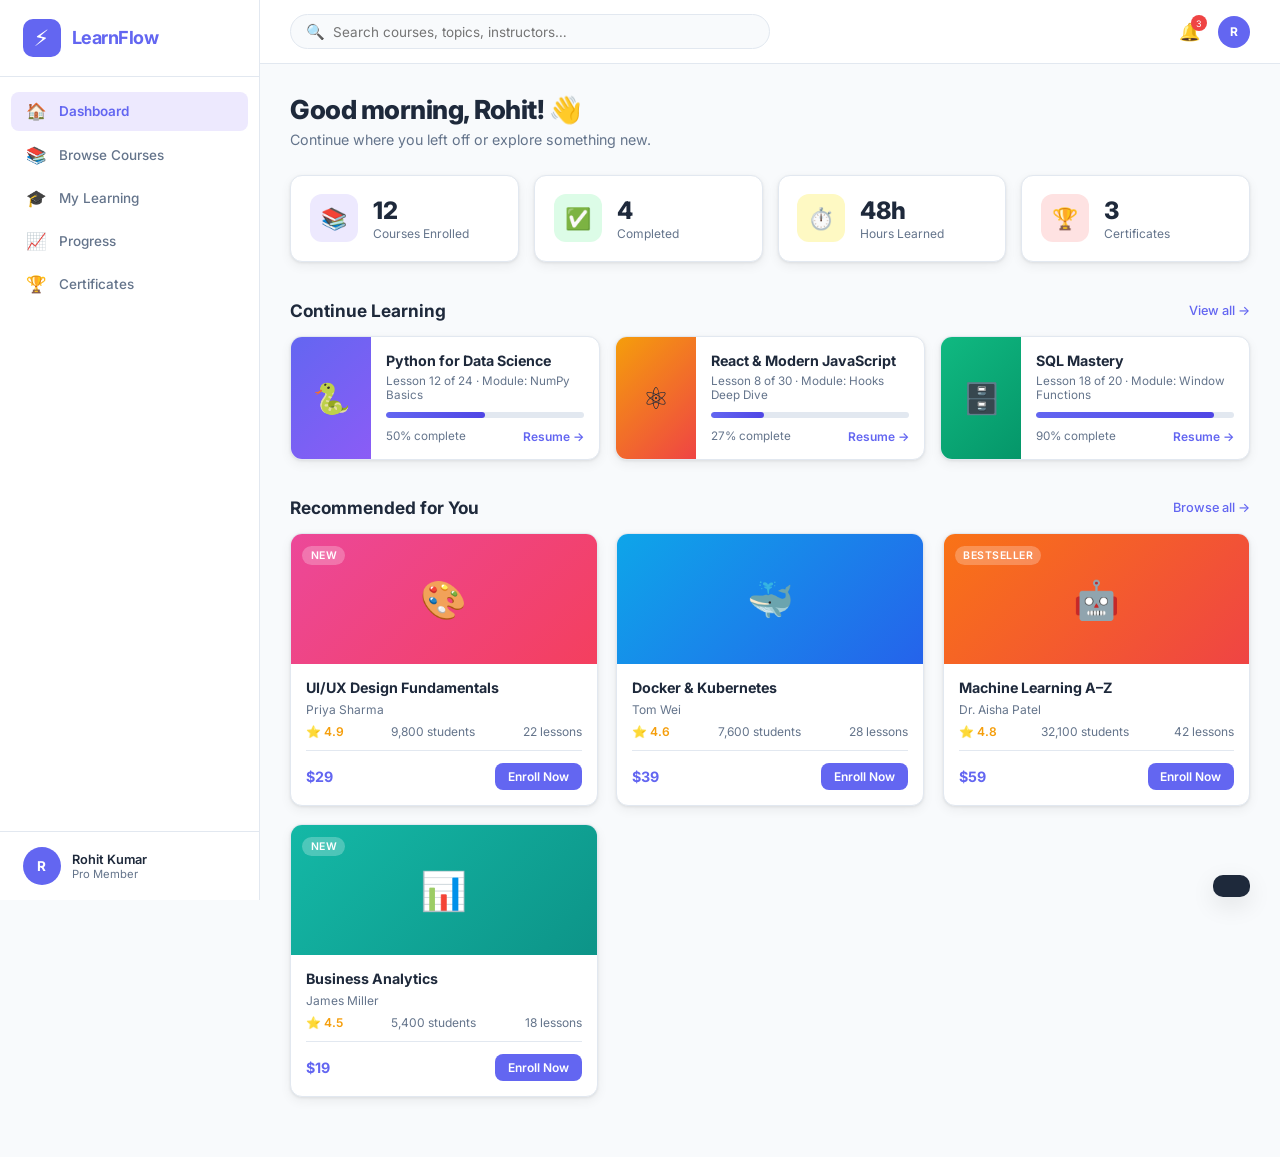
<file: learning-platform/index.html>
<!DOCTYPE html>
<html lang="en">
<head>
  <meta charset="UTF-8" />
  <meta name="viewport" content="width=device-width, initial-scale=1.0" />
  <title>LearnFlow — Interactive Learning Platform</title>
  <link rel="stylesheet" href="css/styles.css" />
  <link rel="preconnect" href="https://fonts.googleapis.com" />
  <link rel="preconnect" href="https://fonts.gstatic.com" crossorigin />
  <link href="https://fonts.googleapis.com/css2?family=Inter:wght@300;400;500;600;700;800&display=swap" rel="stylesheet" />
</head>
<body>

  <!-- ===== SIDEBAR ===== -->
  <aside class="sidebar" id="sidebar">
    <div class="sidebar-brand">
      <span class="brand-icon">⚡</span>
      <span class="brand-name">LearnFlow</span>
    </div>

    <nav class="sidebar-nav">
      <a href="#" class="nav-item active" data-view="dashboard">
        <span class="nav-icon">🏠</span>
        <span>Dashboard</span>
      </a>
      <a href="#" class="nav-item" data-view="courses">
        <span class="nav-icon">📚</span>
        <span>Browse Courses</span>
      </a>
      <a href="#" class="nav-item" data-view="my-learning">
        <span class="nav-icon">🎓</span>
        <span>My Learning</span>
      </a>
      <a href="#" class="nav-item" data-view="progress">
        <span class="nav-icon">📈</span>
        <span>Progress</span>
      </a>
      <a href="#" class="nav-item" data-view="certificates">
        <span class="nav-icon">🏆</span>
        <span>Certificates</span>
      </a>
    </nav>

    <div class="sidebar-footer">
      <div class="user-avatar">R</div>
      <div class="user-info">
        <span class="user-name">Rohit Kumar</span>
        <span class="user-plan">Pro Member</span>
      </div>
    </div>
  </aside>

  <!-- ===== MAIN CONTENT ===== -->
  <main class="main-content" id="main-content">

    <!-- TOP BAR -->
    <header class="topbar">
      <button class="menu-toggle" id="menu-toggle" aria-label="Toggle sidebar">☰</button>
      <div class="search-bar">
        <span class="search-icon">🔍</span>
        <input type="text" id="search-input" placeholder="Search courses, topics, instructors…" />
      </div>
      <div class="topbar-actions">
        <button class="btn-icon" title="Notifications">
          🔔
          <span class="badge">3</span>
        </button>
        <div class="user-avatar small">R</div>
      </div>
    </header>

    <!-- ===== VIEW: DASHBOARD ===== -->
    <section class="view active" id="view-dashboard">
      <div class="page-header">
        <h1>Good morning, Rohit! 👋</h1>
        <p class="subtitle">Continue where you left off or explore something new.</p>
      </div>

      <!-- Stats Row -->
      <div class="stats-grid">
        <div class="stat-card">
          <div class="stat-icon" style="background: #ede9fe;">📚</div>
          <div class="stat-info">
            <span class="stat-value">12</span>
            <span class="stat-label">Courses Enrolled</span>
          </div>
        </div>
        <div class="stat-card">
          <div class="stat-icon" style="background: #dcfce7;">✅</div>
          <div class="stat-info">
            <span class="stat-value">4</span>
            <span class="stat-label">Completed</span>
          </div>
        </div>
        <div class="stat-card">
          <div class="stat-icon" style="background: #fef9c3;">⏱️</div>
          <div class="stat-info">
            <span class="stat-value">48h</span>
            <span class="stat-label">Hours Learned</span>
          </div>
        </div>
        <div class="stat-card">
          <div class="stat-icon" style="background: #fee2e2;">🏆</div>
          <div class="stat-info">
            <span class="stat-value">3</span>
            <span class="stat-label">Certificates</span>
          </div>
        </div>
      </div>

      <!-- Continue Learning -->
      <div class="section-header">
        <h2>Continue Learning</h2>
        <a href="#" class="link-all" data-view="my-learning">View all →</a>
      </div>
      <div class="continue-grid">
        <div class="continue-card" data-course="1">
          <div class="course-thumb" style="background: linear-gradient(135deg,#6366f1,#8b5cf6);">
            <span>🐍</span>
          </div>
          <div class="continue-info">
            <h3>Python for Data Science</h3>
            <p>Lesson 12 of 24 · Module: NumPy Basics</p>
            <div class="progress-bar">
              <div class="progress-fill" style="width:50%"></div>
            </div>
            <div class="progress-meta">
              <span>50% complete</span>
              <button class="btn-resume" data-course="1">Resume →</button>
            </div>
          </div>
        </div>

        <div class="continue-card" data-course="2">
          <div class="course-thumb" style="background: linear-gradient(135deg,#f59e0b,#ef4444);">
            <span>⚛️</span>
          </div>
          <div class="continue-info">
            <h3>React & Modern JavaScript</h3>
            <p>Lesson 8 of 30 · Module: Hooks Deep Dive</p>
            <div class="progress-bar">
              <div class="progress-fill" style="width:27%"></div>
            </div>
            <div class="progress-meta">
              <span>27% complete</span>
              <button class="btn-resume" data-course="2">Resume →</button>
            </div>
          </div>
        </div>

        <div class="continue-card" data-course="3">
          <div class="course-thumb" style="background: linear-gradient(135deg,#10b981,#059669);">
            <span>🗄️</span>
          </div>
          <div class="continue-info">
            <h3>SQL Mastery</h3>
            <p>Lesson 18 of 20 · Module: Window Functions</p>
            <div class="progress-bar">
              <div class="progress-fill" style="width:90%"></div>
            </div>
            <div class="progress-meta">
              <span>90% complete</span>
              <button class="btn-resume" data-course="3">Resume →</button>
            </div>
          </div>
        </div>
      </div>

      <!-- Recommended -->
      <div class="section-header">
        <h2>Recommended for You</h2>
        <a href="#" class="link-all" data-view="courses">Browse all →</a>
      </div>
      <div class="course-grid" id="recommended-grid"></div>
    </section>

    <!-- ===== VIEW: BROWSE COURSES ===== -->
    <section class="view" id="view-courses">
      <div class="page-header">
        <h1>Browse Courses</h1>
        <p class="subtitle">Explore <span id="course-count">0</span> courses across all categories.</p>
      </div>

      <!-- Filters -->
      <div class="filters-bar">
        <div class="filter-chips" id="category-filters">
          <button class="chip active" data-category="all">All</button>
          <button class="chip" data-category="programming">Programming</button>
          <button class="chip" data-category="data-science">Data Science</button>
          <button class="chip" data-category="design">Design</button>
          <button class="chip" data-category="business">Business</button>
          <button class="chip" data-category="devops">DevOps</button>
        </div>
        <select class="sort-select" id="sort-select">
          <option value="popular">Most Popular</option>
          <option value="newest">Newest</option>
          <option value="rating">Highest Rated</option>
        </select>
      </div>

      <div class="course-grid" id="browse-grid"></div>
    </section>

    <!-- ===== VIEW: MY LEARNING ===== -->
    <section class="view" id="view-my-learning">
      <div class="page-header">
        <h1>My Learning</h1>
        <p class="subtitle">Your enrolled courses and progress at a glance.</p>
      </div>
      <div class="tabs">
        <button class="tab active" data-tab="in-progress">In Progress</button>
        <button class="tab" data-tab="completed">Completed</button>
        <button class="tab" data-tab="bookmarked">Bookmarked</button>
      </div>
      <div class="my-course-list" id="my-course-list"></div>
    </section>

    <!-- ===== VIEW: LESSON PLAYER ===== -->
    <section class="view" id="view-lesson">
      <button class="btn-back" id="btn-back">← Back</button>
      <div class="lesson-layout">
        <!-- Video / Content area -->
        <div class="lesson-main">
          <div class="video-player" id="video-player">
            <div class="video-placeholder">
              <span class="play-icon">▶</span>
              <p id="lesson-title-display">Lesson Title</p>
            </div>
            <div class="video-controls">
              <button class="vc-btn" id="vc-play">▶ Play</button>
              <div class="vc-progress">
                <div class="vc-bar">
                  <div class="vc-fill" id="vc-fill" style="width:0%"></div>
                </div>
              </div>
              <span class="vc-time" id="vc-time">0:00 / 12:30</span>
              <button class="vc-btn" id="vc-fullscreen">⛶</button>
            </div>
          </div>

          <div class="lesson-meta">
            <h2 id="lesson-heading">Lesson Name</h2>
            <p id="lesson-desc">Lesson description will appear here.</p>
          </div>

          <div class="lesson-tabs">
            <button class="tab active" data-lesson-tab="overview">Overview</button>
            <button class="tab" data-lesson-tab="resources">Resources</button>
            <button class="tab" data-lesson-tab="notes">My Notes</button>
            <button class="tab" data-lesson-tab="qa">Q&A</button>
          </div>
          <div class="lesson-tab-content" id="lesson-tab-content">
            <p>This lesson covers the fundamentals of the topic. Watch the video and complete the exercises below.</p>
          </div>

          <div class="lesson-nav-btns">
            <button class="btn-secondary" id="btn-prev-lesson">← Previous</button>
            <button class="btn-primary" id="btn-next-lesson">Next Lesson →</button>
          </div>
        </div>

        <!-- Sidebar: Course curriculum -->
        <aside class="lesson-sidebar">
          <h3 id="course-title-sidebar">Course Title</h3>
          <div class="curriculum" id="curriculum-list"></div>
        </aside>
      </div>
    </section>

    <!-- ===== VIEW: PROGRESS ===== -->
    <section class="view" id="view-progress">
      <div class="page-header">
        <h1>Learning Progress</h1>
        <p class="subtitle">Track your achievements and learning streaks.</p>
      </div>

      <div class="progress-overview">
        <div class="streak-card">
          <div class="streak-number">7</div>
          <div class="streak-label">🔥 Day Streak</div>
        </div>
        <div class="streak-card">
          <div class="streak-number">1,240</div>
          <div class="streak-label">⭐ XP Points</div>
        </div>
        <div class="streak-card">
          <div class="streak-number">48</div>
          <div class="streak-label">📖 Lessons Done</div>
        </div>
        <div class="streak-card">
          <div class="streak-number">33%</div>
          <div class="streak-label">🎯 Avg. Completion</div>
        </div>
      </div>

      <h2 style="margin:2rem 0 1rem;">Weekly Activity</h2>
      <div class="activity-chart">
        <div class="bar-group">
          <div class="bar" style="height:40%"><span>Mon</span></div>
          <div class="bar" style="height:70%"><span>Tue</span></div>
          <div class="bar" style="height:55%"><span>Wed</span></div>
          <div class="bar" style="height:90%"><span>Thu</span></div>
          <div class="bar" style="height:30%"><span>Fri</span></div>
          <div class="bar active-bar" style="height:75%"><span>Sat</span></div>
          <div class="bar" style="height:20%"><span>Sun</span></div>
        </div>
      </div>

      <h2 style="margin:2rem 0 1rem;">Course Progress</h2>
      <div class="progress-course-list" id="progress-course-list"></div>
    </section>

    <!-- ===== VIEW: CERTIFICATES ===== -->
    <section class="view" id="view-certificates">
      <div class="page-header">
        <h1>My Certificates</h1>
        <p class="subtitle">Showcase your achievements.</p>
      </div>
      <div class="cert-grid" id="cert-grid"></div>
    </section>

  </main>

  <!-- ===== TOAST NOTIFICATION ===== -->
  <div class="toast" id="toast"></div>

  <script src="js/app.js"></script>
</body>
</html>
</file>
<file: learning-platform/css/styles.css>
/* =========================================================
   LearnFlow — Interactive Learning Platform
   styles.css
   ========================================================= */

/* ---- Reset & Base ---- */
*, *::before, *::after { box-sizing: border-box; margin: 0; padding: 0; }

:root {
  --primary:       #6366f1;
  --primary-dark:  #4f46e5;
  --primary-light: #ede9fe;
  --accent:        #f59e0b;
  --success:       #10b981;
  --danger:        #ef4444;
  --bg:            #f8fafc;
  --surface:       #ffffff;
  --border:        #e2e8f0;
  --text:          #1e293b;
  --text-muted:    #64748b;
  --sidebar-w:     260px;
  --topbar-h:      64px;
  --radius:        12px;
  --shadow:        0 1px 3px rgba(0,0,0,.08), 0 4px 12px rgba(0,0,0,.06);
  --shadow-lg:     0 8px 24px rgba(0,0,0,.10);
  --transition:    .2s ease;
}

html { font-size: 15px; }
body {
  font-family: 'Inter', system-ui, sans-serif;
  background: var(--bg);
  color: var(--text);
  display: flex;
  min-height: 100vh;
  overflow-x: hidden;
}

a { text-decoration: none; color: inherit; }
button { cursor: pointer; border: none; background: none; font-family: inherit; }
input, select { font-family: inherit; }
img { max-width: 100%; }

/* ---- Scrollbar ---- */
::-webkit-scrollbar { width: 6px; }
::-webkit-scrollbar-track { background: transparent; }
::-webkit-scrollbar-thumb { background: var(--border); border-radius: 99px; }

/* =========================================================
   SIDEBAR
   ========================================================= */
.sidebar {
  position: fixed;
  top: 0; left: 0;
  width: var(--sidebar-w);
  height: 100vh;
  background: var(--surface);
  border-right: 1px solid var(--border);
  display: flex;
  flex-direction: column;
  z-index: 100;
  transition: transform var(--transition);
}

.sidebar-brand {
  display: flex;
  align-items: center;
  gap: .75rem;
  padding: 1.25rem 1.5rem;
  border-bottom: 1px solid var(--border);
}
.brand-icon {
  font-size: 1.5rem;
  background: var(--primary);
  color: #fff;
  width: 38px; height: 38px;
  border-radius: 10px;
  display: grid; place-items: center;
}
.brand-name {
  font-size: 1.2rem;
  font-weight: 700;
  color: var(--primary);
  letter-spacing: -.5px;
}

.sidebar-nav {
  flex: 1;
  padding: 1rem .75rem;
  display: flex;
  flex-direction: column;
  gap: .25rem;
  overflow-y: auto;
}

.nav-item {
  display: flex;
  align-items: center;
  gap: .75rem;
  padding: .65rem 1rem;
  border-radius: 8px;
  font-size: .9rem;
  font-weight: 500;
  color: var(--text-muted);
  transition: background var(--transition), color var(--transition);
}
.nav-item:hover { background: var(--bg); color: var(--text); }
.nav-item.active  { background: var(--primary-light); color: var(--primary); font-weight: 600; }
.nav-icon { font-size: 1.1rem; }

.sidebar-footer {
  display: flex;
  align-items: center;
  gap: .75rem;
  padding: 1rem 1.5rem;
  border-top: 1px solid var(--border);
}
.user-avatar {
  width: 38px; height: 38px;
  border-radius: 50%;
  background: var(--primary);
  color: #fff;
  font-weight: 700;
  display: grid; place-items: center;
  font-size: .9rem;
  flex-shrink: 0;
}
.user-avatar.small { width: 32px; height: 32px; font-size: .8rem; }
.user-info { display: flex; flex-direction: column; }
.user-name  { font-size: .85rem; font-weight: 600; }
.user-plan  { font-size: .75rem; color: var(--text-muted); }

/* =========================================================
   MAIN CONTENT
   ========================================================= */
.main-content {
  margin-left: var(--sidebar-w);
  flex: 1;
  min-height: 100vh;
  display: flex;
  flex-direction: column;
  transition: margin var(--transition);
}

/* =========================================================
   TOPBAR
   ========================================================= */
.topbar {
  position: sticky; top: 0;
  height: var(--topbar-h);
  background: var(--surface);
  border-bottom: 1px solid var(--border);
  display: flex;
  align-items: center;
  gap: 1rem;
  padding: 0 2rem;
  z-index: 90;
}

.menu-toggle {
  font-size: 1.25rem;
  display: none;
  padding: .4rem;
  border-radius: 6px;
  color: var(--text-muted);
}
.menu-toggle:hover { background: var(--bg); }

.search-bar {
  flex: 1;
  max-width: 480px;
  display: flex;
  align-items: center;
  gap: .5rem;
  background: var(--bg);
  border: 1px solid var(--border);
  border-radius: 99px;
  padding: .45rem 1rem;
}
.search-icon { color: var(--text-muted); }
.search-bar input {
  background: none;
  border: none;
  outline: none;
  width: 100%;
  font-size: .9rem;
  color: var(--text);
}

.topbar-actions {
  display: flex;
  align-items: center;
  gap: .75rem;
  margin-left: auto;
}

.btn-icon {
  position: relative;
  font-size: 1.15rem;
  padding: .4rem;
  border-radius: 8px;
  color: var(--text-muted);
  transition: background var(--transition);
}
.btn-icon:hover { background: var(--bg); }
.badge {
  position: absolute;
  top: 0; right: 0;
  width: 16px; height: 16px;
  background: var(--danger);
  color: #fff;
  font-size: .6rem;
  border-radius: 99px;
  display: grid; place-items: center;
}

/* =========================================================
   VIEWS
   ========================================================= */
.view {
  display: none;
  padding: 2rem;
  animation: fadeIn .25s ease;
}
.view.active { display: block; }

@keyframes fadeIn {
  from { opacity: 0; transform: translateY(6px); }
  to   { opacity: 1; transform: translateY(0); }
}

.page-header { margin-bottom: 1.75rem; }
.page-header h1 { font-size: 1.75rem; font-weight: 800; letter-spacing: -.5px; }
.subtitle { color: var(--text-muted); margin-top: .35rem; font-size: .95rem; }

/* =========================================================
   STATS GRID
   ========================================================= */
.stats-grid {
  display: grid;
  grid-template-columns: repeat(auto-fit, minmax(180px, 1fr));
  gap: 1rem;
  margin-bottom: 2.5rem;
}

.stat-card {
  background: var(--surface);
  border: 1px solid var(--border);
  border-radius: var(--radius);
  padding: 1.25rem;
  display: flex;
  align-items: center;
  gap: 1rem;
  box-shadow: var(--shadow);
  transition: box-shadow var(--transition), transform var(--transition);
}
.stat-card:hover { box-shadow: var(--shadow-lg); transform: translateY(-2px); }

.stat-icon {
  width: 48px; height: 48px;
  border-radius: 12px;
  display: grid; place-items: center;
  font-size: 1.4rem;
}
.stat-value { font-size: 1.6rem; font-weight: 800; display: block; }
.stat-label { font-size: .8rem; color: var(--text-muted); display: block; margin-top: .1rem; }

/* =========================================================
   SECTION HEADERS
   ========================================================= */
.section-header {
  display: flex;
  justify-content: space-between;
  align-items: center;
  margin-bottom: 1rem;
}
.section-header h2 { font-size: 1.15rem; font-weight: 700; }
.link-all { font-size: .85rem; color: var(--primary); font-weight: 500; }
.link-all:hover { text-decoration: underline; }

/* =========================================================
   CONTINUE LEARNING CARDS
   ========================================================= */
.continue-grid {
  display: grid;
  grid-template-columns: repeat(auto-fill, minmax(300px, 1fr));
  gap: 1rem;
  margin-bottom: 2.5rem;
}

.continue-card {
  background: var(--surface);
  border: 1px solid var(--border);
  border-radius: var(--radius);
  overflow: hidden;
  display: flex;
  box-shadow: var(--shadow);
  transition: box-shadow var(--transition), transform var(--transition);
  cursor: pointer;
}
.continue-card:hover { box-shadow: var(--shadow-lg); transform: translateY(-2px); }

.course-thumb {
  width: 80px;
  flex-shrink: 0;
  display: grid;
  place-items: center;
  font-size: 2rem;
}

.continue-info {
  padding: 1rem;
  flex: 1;
  display: flex;
  flex-direction: column;
  gap: .35rem;
}
.continue-info h3 { font-size: .95rem; font-weight: 700; }
.continue-info p  { font-size: .78rem; color: var(--text-muted); }

.progress-bar {
  height: 6px;
  background: var(--border);
  border-radius: 99px;
  overflow: hidden;
  margin: .35rem 0;
}
.progress-fill {
  height: 100%;
  background: linear-gradient(90deg, var(--primary), var(--primary-dark));
  border-radius: 99px;
  transition: width .8s ease;
}

.progress-meta {
  display: flex;
  justify-content: space-between;
  align-items: center;
  font-size: .78rem;
  color: var(--text-muted);
}

.btn-resume {
  color: var(--primary);
  font-size: .8rem;
  font-weight: 600;
  transition: opacity var(--transition);
}
.btn-resume:hover { opacity: .75; }

/* =========================================================
   COURSE GRID (Browse / Recommended)
   ========================================================= */
.course-grid {
  display: grid;
  grid-template-columns: repeat(auto-fill, minmax(250px, 1fr));
  gap: 1.25rem;
  margin-bottom: 2rem;
}

.course-card {
  background: var(--surface);
  border: 1px solid var(--border);
  border-radius: var(--radius);
  overflow: hidden;
  box-shadow: var(--shadow);
  transition: box-shadow var(--transition), transform var(--transition);
  cursor: pointer;
}
.course-card:hover { box-shadow: var(--shadow-lg); transform: translateY(-3px); }

.course-card-thumb {
  height: 130px;
  display: grid;
  place-items: center;
  font-size: 2.5rem;
  position: relative;
}
.course-card-badge {
  position: absolute;
  top: .75rem; left: .75rem;
  background: rgba(255,255,255,.25);
  backdrop-filter: blur(4px);
  color: #fff;
  font-size: .7rem;
  font-weight: 600;
  padding: .2rem .55rem;
  border-radius: 99px;
  text-transform: uppercase;
  letter-spacing: .5px;
}

.course-card-body { padding: 1rem; }
.course-card-title { font-size: .95rem; font-weight: 700; margin-bottom: .35rem; }
.course-card-instructor { font-size: .8rem; color: var(--text-muted); margin-bottom: .5rem; }

.course-card-meta {
  display: flex;
  justify-content: space-between;
  align-items: center;
  font-size: .8rem;
  color: var(--text-muted);
  margin-bottom: .75rem;
}
.rating { color: var(--accent); font-weight: 600; }

.course-card-footer {
  display: flex;
  justify-content: space-between;
  align-items: center;
  border-top: 1px solid var(--border);
  padding-top: .75rem;
}
.course-price { font-weight: 700; color: var(--primary); font-size: .95rem; }
.btn-enroll {
  background: var(--primary);
  color: #fff;
  border-radius: 8px;
  padding: .4rem .85rem;
  font-size: .8rem;
  font-weight: 600;
  transition: background var(--transition);
}
.btn-enroll:hover { background: var(--primary-dark); }
.btn-enroll.enrolled {
  background: var(--success);
}
.btn-enroll.enrolled:hover { background: #059669; }

/* =========================================================
   FILTERS BAR
   ========================================================= */
.filters-bar {
  display: flex;
  align-items: center;
  justify-content: space-between;
  gap: 1rem;
  margin-bottom: 1.5rem;
  flex-wrap: wrap;
}

.filter-chips {
  display: flex;
  gap: .5rem;
  flex-wrap: wrap;
}

.chip {
  padding: .4rem 1rem;
  border-radius: 99px;
  border: 1px solid var(--border);
  font-size: .82rem;
  font-weight: 500;
  color: var(--text-muted);
  background: var(--surface);
  transition: all var(--transition);
}
.chip:hover { border-color: var(--primary); color: var(--primary); }
.chip.active { background: var(--primary); border-color: var(--primary); color: #fff; }

.sort-select {
  border: 1px solid var(--border);
  border-radius: 8px;
  padding: .45rem .85rem;
  font-size: .85rem;
  color: var(--text);
  outline: none;
  background: var(--surface);
  cursor: pointer;
}

/* =========================================================
   TABS
   ========================================================= */
.tabs {
  display: flex;
  gap: .25rem;
  border-bottom: 1px solid var(--border);
  margin-bottom: 1.5rem;
}
.tab {
  padding: .6rem 1.2rem;
  font-size: .88rem;
  font-weight: 500;
  color: var(--text-muted);
  border-bottom: 2px solid transparent;
  margin-bottom: -1px;
  transition: color var(--transition), border-color var(--transition);
}
.tab:hover { color: var(--text); }
.tab.active { color: var(--primary); border-bottom-color: var(--primary); font-weight: 600; }

/* =========================================================
   MY COURSE LIST
   ========================================================= */
.my-course-list { display: flex; flex-direction: column; gap: 1rem; }

.my-course-item {
  background: var(--surface);
  border: 1px solid var(--border);
  border-radius: var(--radius);
  padding: 1.25rem;
  display: flex;
  align-items: center;
  gap: 1.25rem;
  box-shadow: var(--shadow);
  transition: box-shadow var(--transition);
  cursor: pointer;
}
.my-course-item:hover { box-shadow: var(--shadow-lg); }

.my-course-thumb {
  width: 64px; height: 64px;
  border-radius: 10px;
  display: grid; place-items: center;
  font-size: 1.8rem;
  flex-shrink: 0;
}
.my-course-info { flex: 1; }
.my-course-info h3 { font-size: 1rem; font-weight: 700; margin-bottom: .2rem; }
.my-course-info p  { font-size: .82rem; color: var(--text-muted); margin-bottom: .5rem; }

.my-course-actions {
  display: flex;
  align-items: center;
  gap: .75rem;
  flex-shrink: 0;
}

/* =========================================================
   LESSON PLAYER VIEW
   ========================================================= */
.btn-back {
  color: var(--primary);
  font-weight: 600;
  font-size: .9rem;
  margin-bottom: 1.25rem;
  display: inline-flex;
  align-items: center;
  gap: .35rem;
  padding: .4rem .75rem;
  border-radius: 8px;
  transition: background var(--transition);
}
.btn-back:hover { background: var(--primary-light); }

.lesson-layout {
  display: grid;
  grid-template-columns: 1fr 320px;
  gap: 1.5rem;
  align-items: start;
}

/* Video Player */
.video-player {
  background: #0f172a;
  border-radius: var(--radius);
  overflow: hidden;
  box-shadow: var(--shadow-lg);
}
.video-placeholder {
  aspect-ratio: 16/9;
  display: flex;
  flex-direction: column;
  align-items: center;
  justify-content: center;
  gap: 1rem;
  color: rgba(255,255,255,.6);
  background: linear-gradient(135deg, #1e293b, #0f172a);
}
.play-icon {
  width: 72px; height: 72px;
  background: rgba(255,255,255,.1);
  border-radius: 50%;
  display: grid; place-items: center;
  font-size: 1.75rem;
  cursor: pointer;
  transition: background var(--transition);
}
.play-icon:hover { background: var(--primary); }
.video-placeholder p { font-size: 1rem; font-weight: 500; }

.video-controls {
  display: flex;
  align-items: center;
  gap: .75rem;
  padding: .75rem 1rem;
  background: #1e293b;
}
.vc-btn {
  color: #fff;
  font-size: .8rem;
  font-weight: 600;
  padding: .35rem .75rem;
  border-radius: 6px;
  background: rgba(255,255,255,.1);
  transition: background var(--transition);
  white-space: nowrap;
}
.vc-btn:hover { background: rgba(255,255,255,.2); }
.vc-progress { flex: 1; }
.vc-bar {
  height: 4px;
  background: rgba(255,255,255,.2);
  border-radius: 99px;
  cursor: pointer;
}
.vc-fill {
  height: 100%;
  background: var(--primary);
  border-radius: 99px;
  transition: width .5s linear;
}
.vc-time { color: rgba(255,255,255,.6); font-size: .75rem; white-space: nowrap; }

.lesson-meta { padding: 1.25rem 0; }
.lesson-meta h2 { font-size: 1.3rem; font-weight: 800; margin-bottom: .5rem; }
.lesson-meta p  { color: var(--text-muted); line-height: 1.6; font-size: .92rem; }

.lesson-tabs { margin-bottom: 1rem; }

.lesson-tab-content {
  background: var(--surface);
  border: 1px solid var(--border);
  border-radius: var(--radius);
  padding: 1.25rem;
  font-size: .9rem;
  line-height: 1.75;
  color: var(--text-muted);
  min-height: 120px;
  margin-bottom: 1.5rem;
}

.lesson-nav-btns {
  display: flex;
  justify-content: space-between;
  gap: 1rem;
}

/* Curriculum Sidebar */
.lesson-sidebar {
  background: var(--surface);
  border: 1px solid var(--border);
  border-radius: var(--radius);
  overflow: hidden;
  box-shadow: var(--shadow);
  position: sticky;
  top: calc(var(--topbar-h) + 1rem);
  max-height: calc(100vh - var(--topbar-h) - 2rem);
  overflow-y: auto;
}
.lesson-sidebar h3 {
  padding: 1rem 1.25rem;
  font-size: .95rem;
  font-weight: 700;
  border-bottom: 1px solid var(--border);
  background: var(--bg);
  position: sticky;
  top: 0;
}

.curriculum-module { border-bottom: 1px solid var(--border); }
.module-header {
  padding: .75rem 1.25rem;
  font-size: .85rem;
  font-weight: 600;
  cursor: pointer;
  display: flex;
  justify-content: space-between;
  align-items: center;
  background: var(--bg);
  transition: background var(--transition);
}
.module-header:hover { background: var(--border); }

.module-lessons { display: none; }
.module-lessons.open { display: block; }

.curriculum-lesson {
  padding: .65rem 1.25rem .65rem 2rem;
  font-size: .82rem;
  color: var(--text-muted);
  display: flex;
  align-items: center;
  gap: .6rem;
  cursor: pointer;
  transition: background var(--transition);
}
.curriculum-lesson:hover { background: var(--primary-light); color: var(--primary); }
.curriculum-lesson.active { background: var(--primary-light); color: var(--primary); font-weight: 600; }
.curriculum-lesson.done .lesson-icon { color: var(--success); }
.lesson-icon { font-size: .9rem; }
.lesson-duration { margin-left: auto; font-size: .75rem; }

/* =========================================================
   PROGRESS VIEW
   ========================================================= */
.progress-overview {
  display: grid;
  grid-template-columns: repeat(auto-fit, minmax(140px, 1fr));
  gap: 1rem;
  margin-bottom: 2rem;
}

.streak-card {
  background: var(--surface);
  border: 1px solid var(--border);
  border-radius: var(--radius);
  padding: 1.25rem;
  text-align: center;
  box-shadow: var(--shadow);
}
.streak-number { font-size: 2rem; font-weight: 800; color: var(--primary); }
.streak-label  { font-size: .8rem; color: var(--text-muted); margin-top: .3rem; }

/* Activity Chart */
.activity-chart {
  background: var(--surface);
  border: 1px solid var(--border);
  border-radius: var(--radius);
  padding: 1.5rem;
  box-shadow: var(--shadow);
  margin-bottom: 1rem;
}
.bar-group {
  display: flex;
  align-items: flex-end;
  gap: .75rem;
  height: 120px;
}
.bar {
  flex: 1;
  background: var(--primary-light);
  border-radius: 6px 6px 0 0;
  position: relative;
  transition: background var(--transition);
  display: flex;
  align-items: flex-end;
  justify-content: center;
  padding-bottom: .3rem;
}
.bar:hover { background: var(--primary); }
.bar span {
  position: absolute;
  bottom: -1.5rem;
  font-size: .72rem;
  color: var(--text-muted);
}
.active-bar { background: var(--primary); }

.progress-course-list { display: flex; flex-direction: column; gap: .85rem; }
.progress-course-row {
  background: var(--surface);
  border: 1px solid var(--border);
  border-radius: var(--radius);
  padding: 1rem 1.25rem;
  display: flex;
  align-items: center;
  gap: 1rem;
}
.progress-course-row .course-emoji { font-size: 1.5rem; }
.progress-course-row .course-name { font-size: .9rem; font-weight: 600; flex: 1; }
.progress-course-row .progress-bar { flex: 2; margin: 0; }
.progress-pct { font-size: .85rem; font-weight: 700; color: var(--primary); min-width: 40px; text-align: right; }

/* =========================================================
   CERTIFICATES VIEW
   ========================================================= */
.cert-grid {
  display: grid;
  grid-template-columns: repeat(auto-fill, minmax(300px, 1fr));
  gap: 1.25rem;
}

.cert-card {
  background: linear-gradient(135deg, #6366f1, #8b5cf6);
  border-radius: var(--radius);
  padding: 2rem;
  color: #fff;
  position: relative;
  overflow: hidden;
  box-shadow: var(--shadow-lg);
  transition: transform var(--transition);
}
.cert-card:hover { transform: translateY(-4px); }
.cert-card::before {
  content: '';
  position: absolute;
  top: -30px; right: -30px;
  width: 120px; height: 120px;
  background: rgba(255,255,255,.08);
  border-radius: 50%;
}
.cert-card::after {
  content: '';
  position: absolute;
  bottom: -40px; left: -20px;
  width: 160px; height: 160px;
  background: rgba(255,255,255,.05);
  border-radius: 50%;
}

.cert-icon { font-size: 2.5rem; margin-bottom: 1rem; }
.cert-title { font-size: 1.1rem; font-weight: 700; margin-bottom: .35rem; }
.cert-sub   { font-size: .82rem; opacity: .8; margin-bottom: 1.25rem; }
.cert-date  { font-size: .78rem; opacity: .7; }
.cert-download {
  margin-top: 1rem;
  background: rgba(255,255,255,.2);
  color: #fff;
  border-radius: 8px;
  padding: .45rem 1rem;
  font-size: .82rem;
  font-weight: 600;
  transition: background var(--transition);
}
.cert-download:hover { background: rgba(255,255,255,.35); }

/* =========================================================
   BUTTONS
   ========================================================= */
.btn-primary {
  background: var(--primary);
  color: #fff;
  border-radius: 8px;
  padding: .6rem 1.4rem;
  font-size: .9rem;
  font-weight: 600;
  transition: background var(--transition);
}
.btn-primary:hover { background: var(--primary-dark); }

.btn-secondary {
  background: var(--surface);
  color: var(--text);
  border: 1px solid var(--border);
  border-radius: 8px;
  padding: .6rem 1.4rem;
  font-size: .9rem;
  font-weight: 600;
  transition: background var(--transition);
}
.btn-secondary:hover { background: var(--bg); }

/* =========================================================
   TOAST
   ========================================================= */
.toast {
  position: fixed;
  bottom: 2rem; right: 2rem;
  background: var(--text);
  color: #fff;
  padding: .75rem 1.25rem;
  border-radius: 10px;
  font-size: .875rem;
  font-weight: 500;
  box-shadow: var(--shadow-lg);
  transform: translateY(120%);
  transition: transform .35s cubic-bezier(.34,1.56,.64,1);
  z-index: 999;
  max-width: 320px;
}
.toast.show { transform: translateY(0); }

/* =========================================================
   EMPTY STATE
   ========================================================= */
.empty-state {
  text-align: center;
  padding: 3rem 1rem;
  color: var(--text-muted);
}
.empty-state .empty-icon { font-size: 3rem; margin-bottom: 1rem; }
.empty-state p { font-size: .95rem; }

/* =========================================================
   RESPONSIVE
   ========================================================= */
@media (max-width: 900px) {
  .lesson-layout {
    grid-template-columns: 1fr;
  }
  .lesson-sidebar {
    position: static;
    max-height: 360px;
  }
}

@media (max-width: 768px) {
  :root { --sidebar-w: 260px; }

  .sidebar {
    transform: translateX(-100%);
  }
  .sidebar.open {
    transform: translateX(0);
    box-shadow: var(--shadow-lg);
  }

  .main-content { margin-left: 0; }
  .menu-toggle { display: block; }

  .view { padding: 1.25rem; }
  .topbar { padding: 0 1.25rem; }

  .stats-grid { grid-template-columns: repeat(2, 1fr); }
  .continue-grid { grid-template-columns: 1fr; }
  .course-grid { grid-template-columns: repeat(auto-fill, minmax(220px, 1fr)); }

  .progress-overview { grid-template-columns: repeat(2, 1fr); }
  .cert-grid { grid-template-columns: 1fr; }
}

@media (max-width: 480px) {
  .stats-grid { grid-template-columns: 1fr 1fr; }
  .filters-bar { flex-direction: column; align-items: flex-start; }
  .search-bar { max-width: 100%; flex: 1; }
}
</file>
